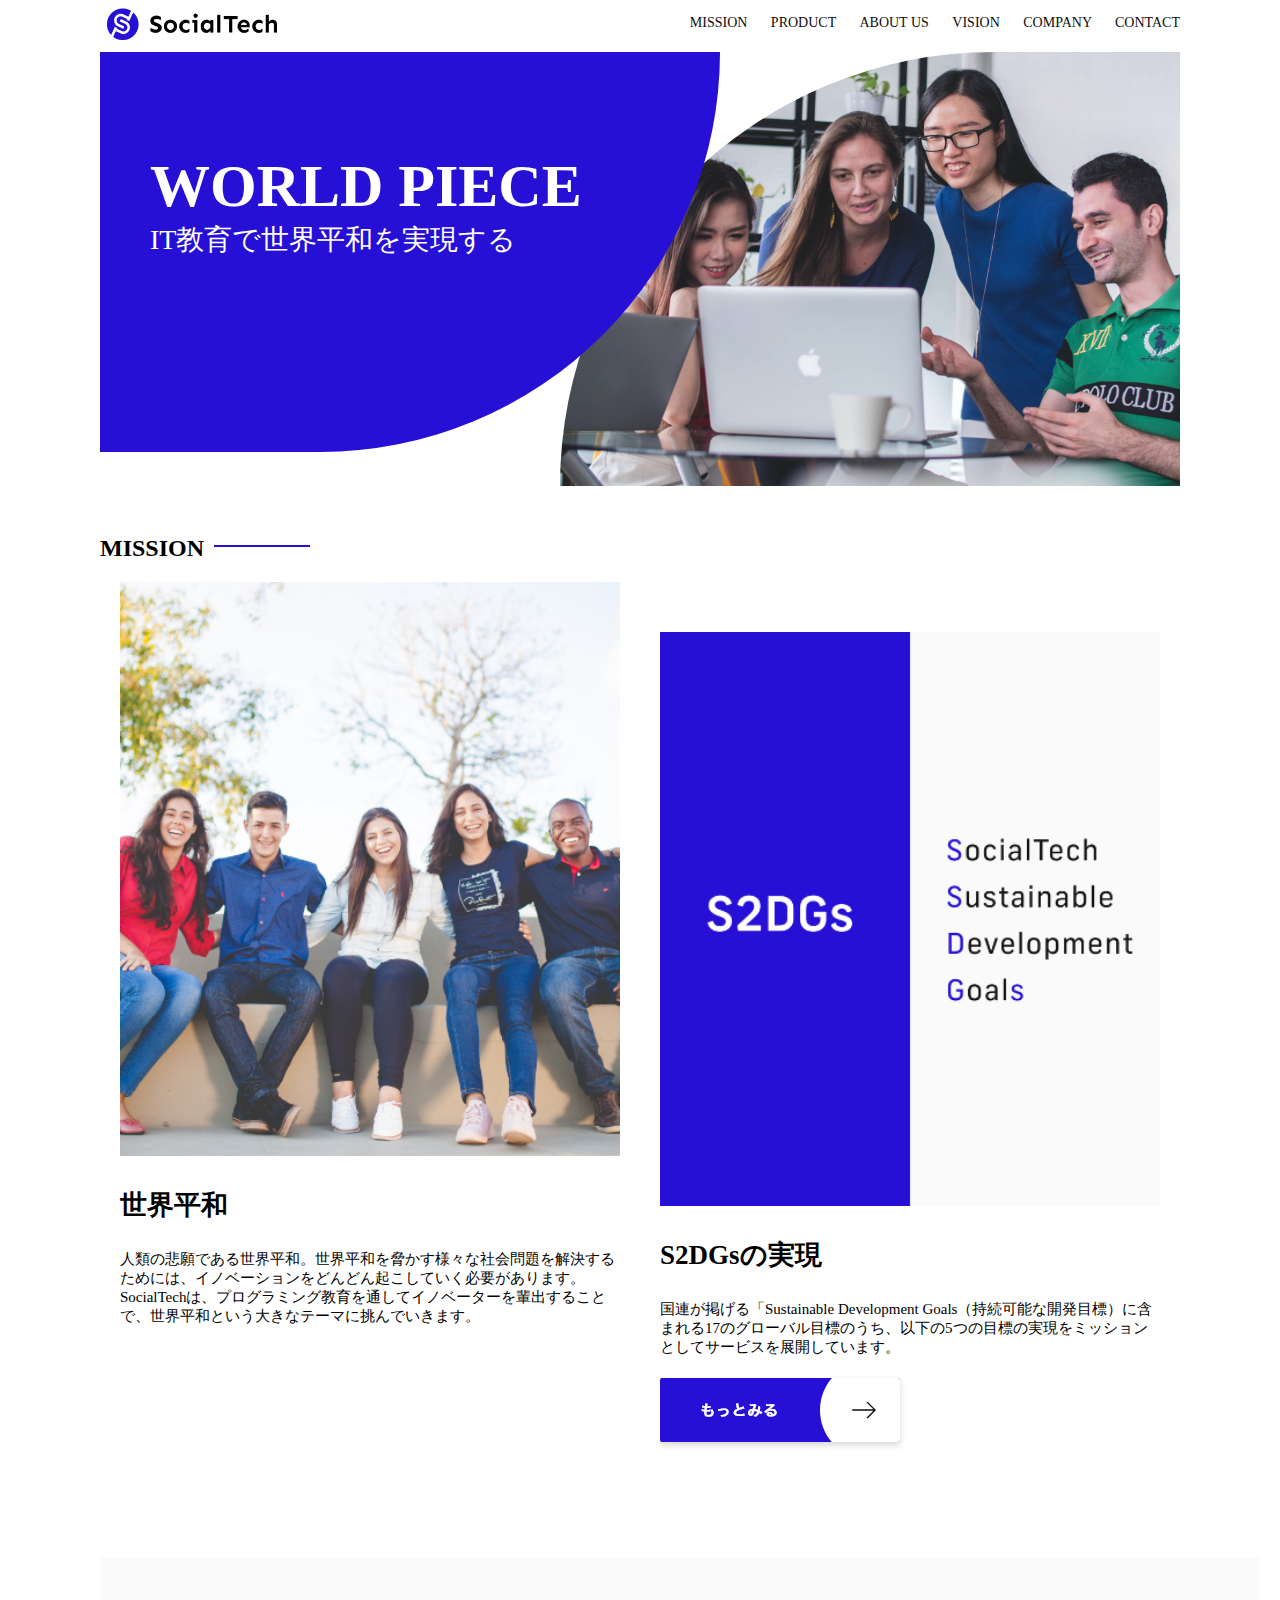
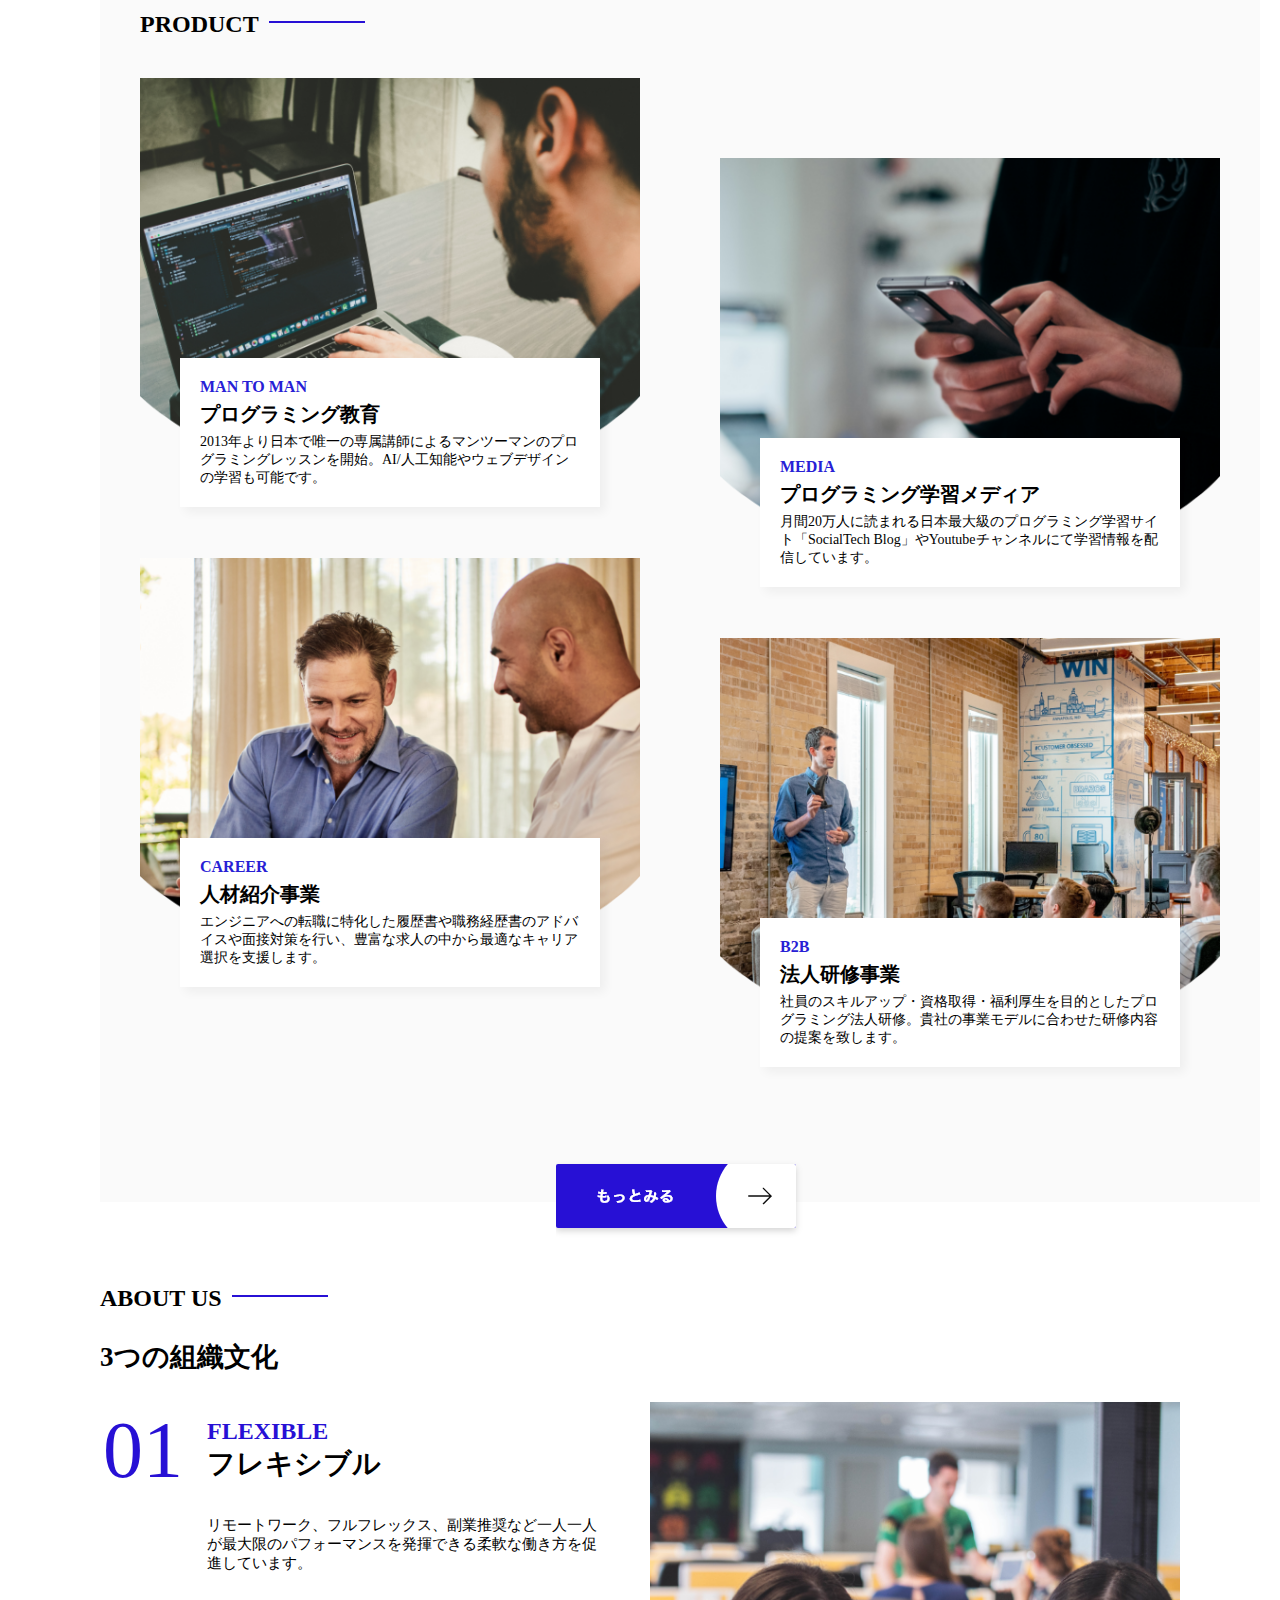
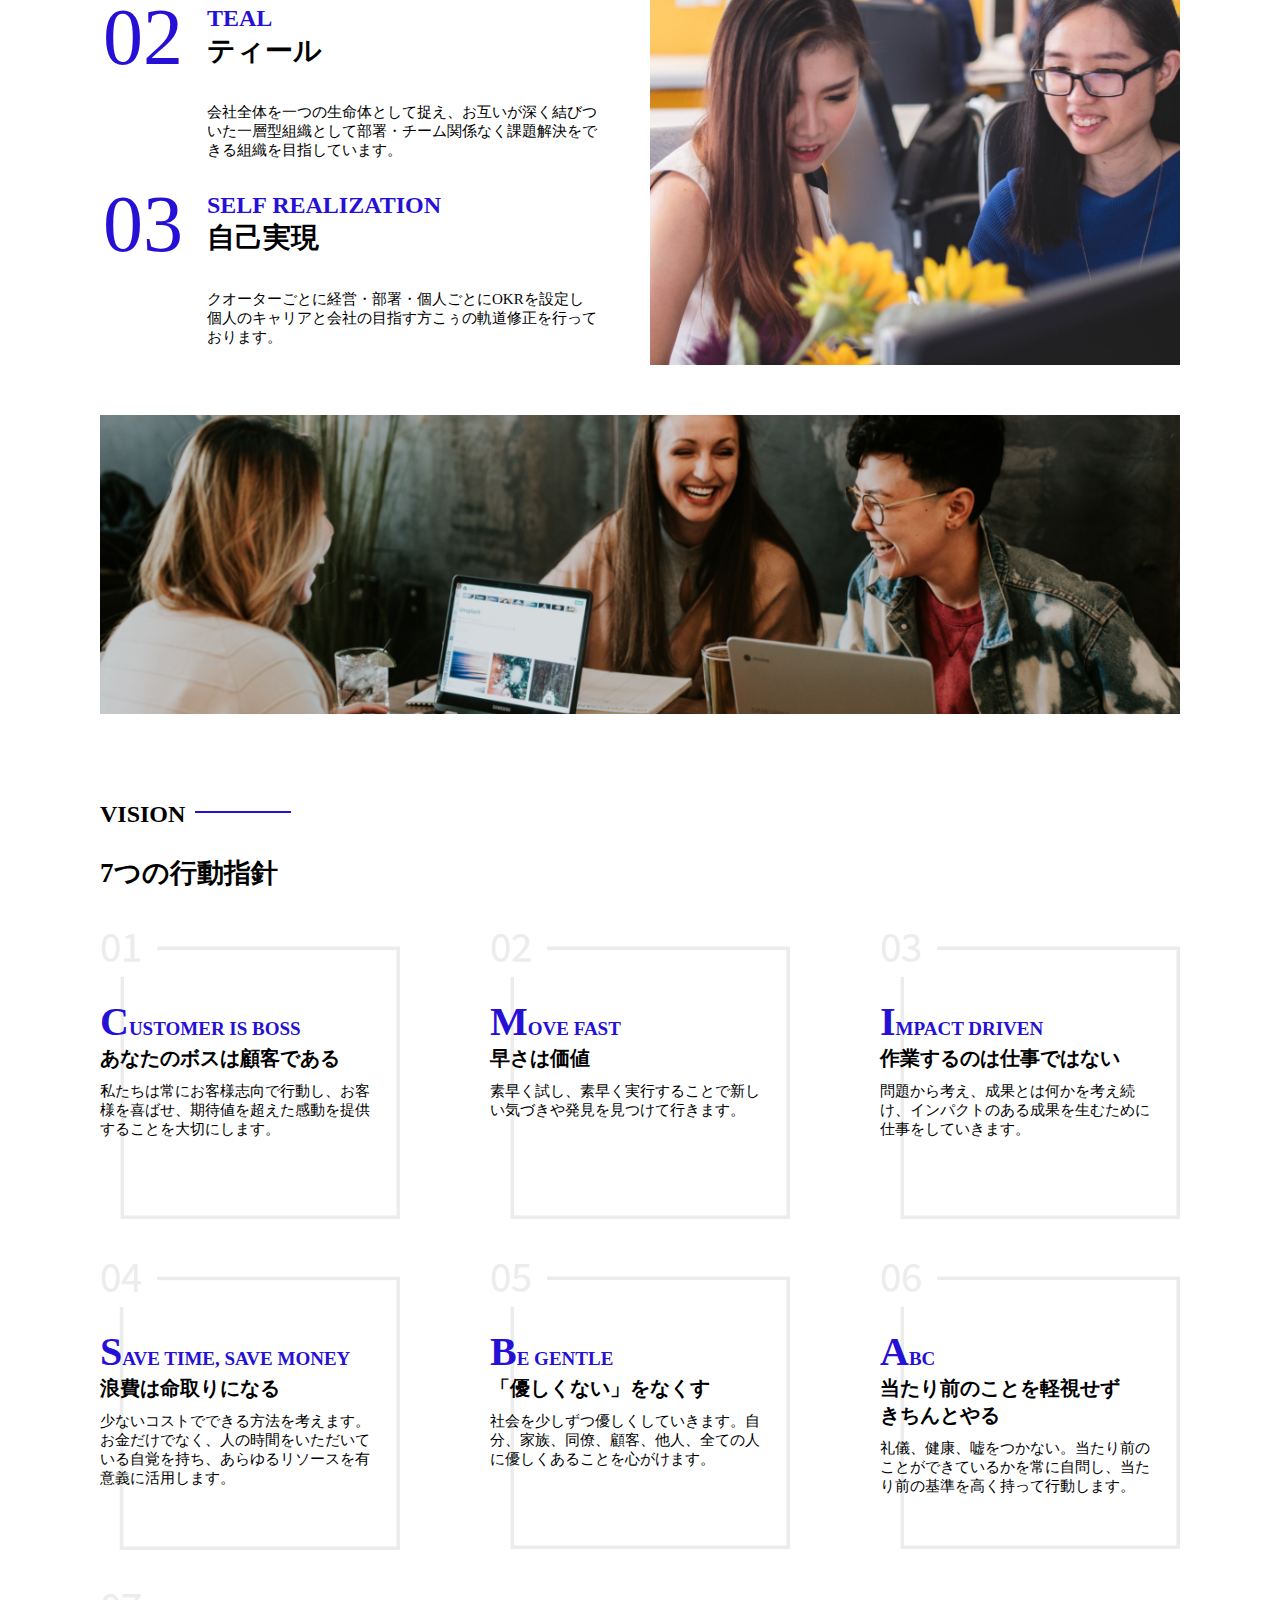
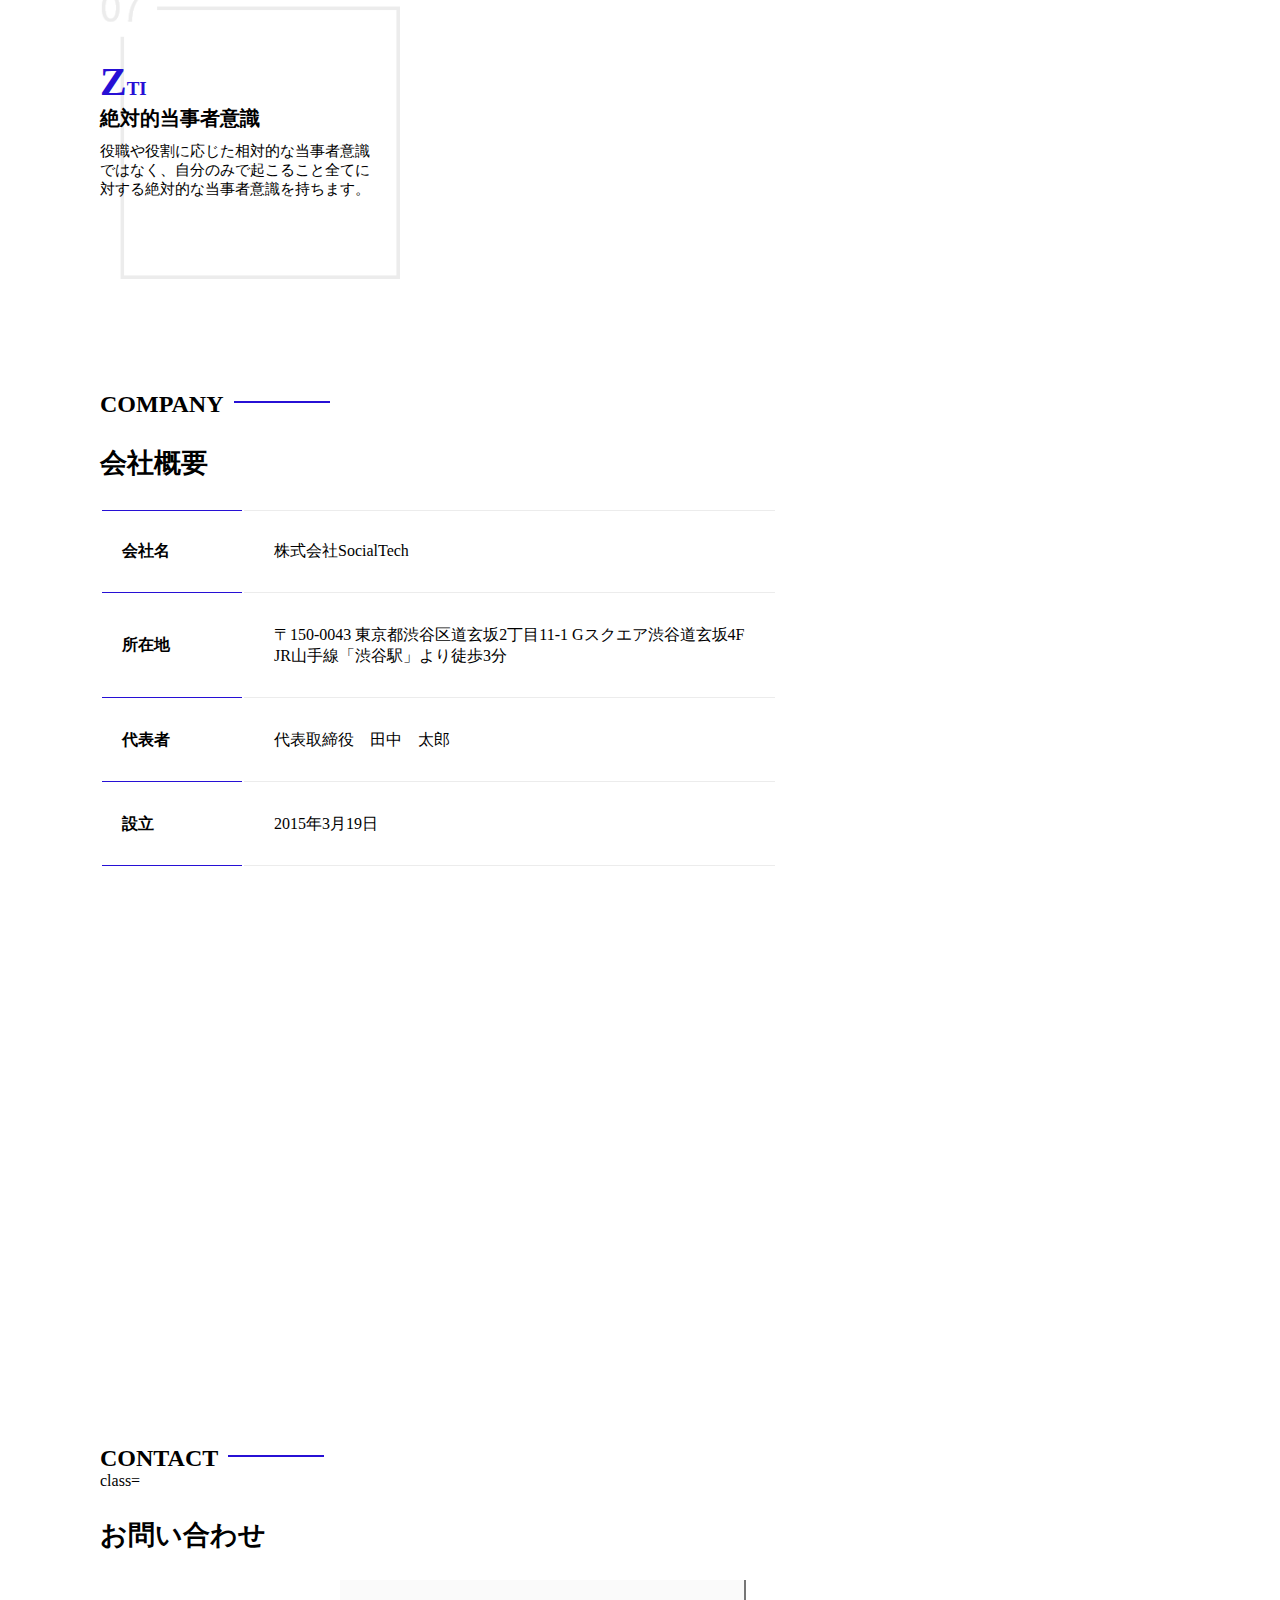
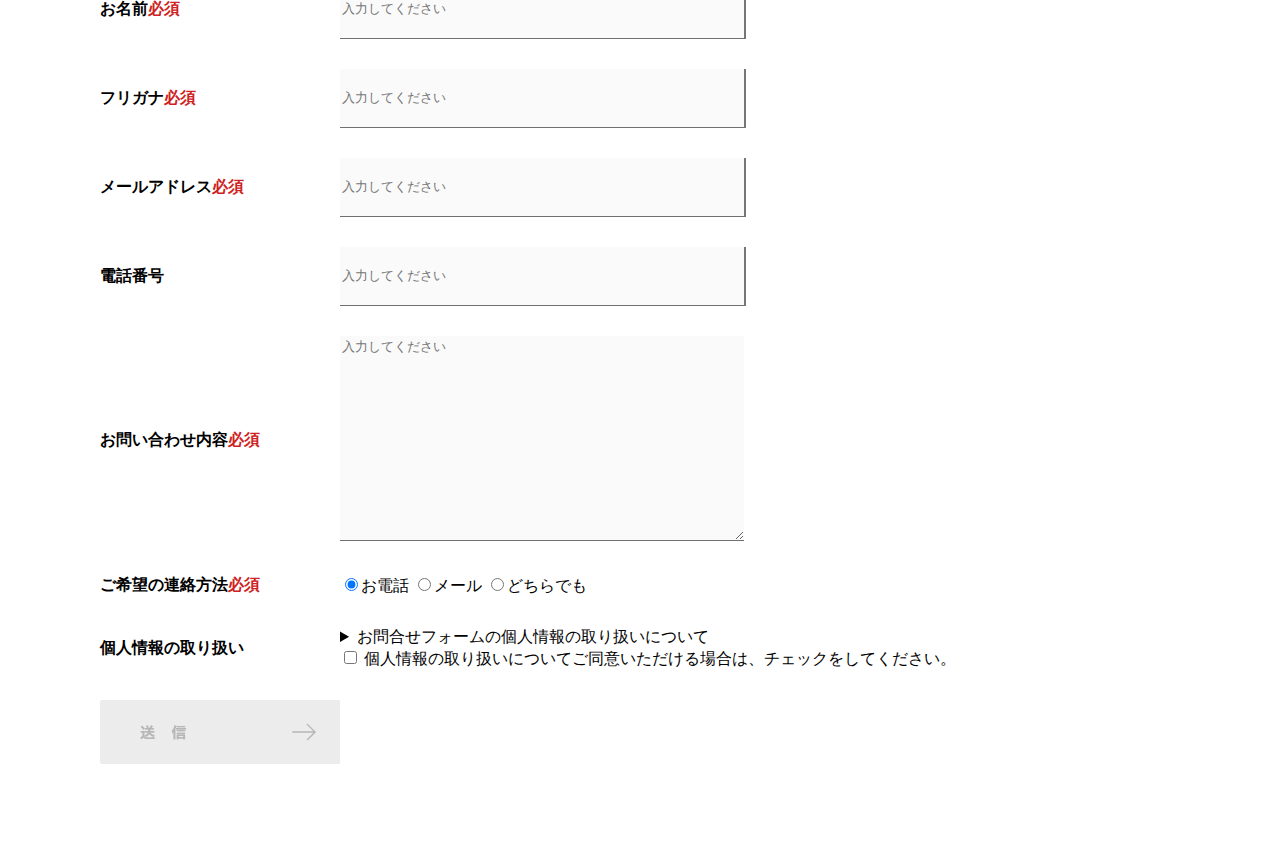
<file: socialtech/index.html>
<!DOCTYPE html>
  <html>
  <head>
    <title>SocialTeck</title>
    <meta charset="UTF-8">
     <meta name="description" content="SocialTechはEdTech業界のリーディングカンパニーを目指します。">
     <meta name="viewport" content="width=device-width, inicial-scale=1.0">
     <link rel="stylesheet" href="style.css">
  </head>


  <!--ここから先はボディ-->
  <body>
    <!--header-->
    <header>
      <!--logo mark-->
      <a href="index.html" id="logo">
        <img src="images/logo.png" alt="Back to Top Page">
      </a>

      <!--Navigation for PC display-->
      <nav id="nav-pc">
        <a href="mission.html">MISSION</a>
        <a href="product.html">PRODUCT</a>
        <a href="index.html#aboutus">ABOUT US</a>
        <a href="index.html#vision">VISION</a>
        <a href="indes.html#company">COMPANY</a>
        <a href="index.html#contact">CONTACT</a>
      </nav>
    </header>
    <main>
      <article>
        <!--Main visual-->
        <section id="main-visual">
          <div id="main-message">
            <h1>WORLD PIECE</h1>
            <p>IT教育で世界平和を実現する</p>
          </div>
          <img src="images/index/index-main.png" alt="PCの周りに集まる多国籍の仲間たち">
        </section>
        
        
        
        <!--Mission-->
        <section id="mission">
          <h2 class="index-h2">MISSION</h2>
          <div id="mission-flex">
            <div>
              <img id="mission-photo" 
              src="images/index/index-mission.png" 
              alt="屋外のベンチで写真を撮影する多国籍の仲間たち">
              <h3>世界平和</h3>
              <p>人類の悲願である世界平和。世界平和を脅かす様々な社会問題を解決するためには、イノベーションをどんどん起こしていく必要があります。SocialTechは、プログラミング教育を通してイノベーターを輩出することで、世界平和という大きなテーマに挑んでいきます。</p>
            </div>
            <div>
              <img id="s2dgs" 
                src="images/index/s2dgs.png" 
                alt="S2DGs">
              <h3>S2DGsの実現</h3>
              <p>国連が掲げる「Sustainable Development Goals（持続可能な開発目標）に含まれる17のグローバル目標のうち、以下の5つの目標の実現をミッションとしてサービスを展開しています。</p>
              <a href="mission.html">
                <img src="images/button-more.png" alt="もっと見る">
              </a>
            </div>
          </div>
        </section>

        <!--Product-->
        <section id="product">
          <h2 class="index-h2">PRODUCT</h2>
          <div>
            <div id="product-left">
              <div>
                <img class="product-photo" 
                  src="images/index/index-mantoman.png" 
                  alt="'PCでコードを書く男性">
                <div class="product-explain">
                  <span>MAN TO MAN</span>
                  <h3>プログラミング教育</h3>
                  <p>2013年より日本で唯一の専属講師によるマンツーマンのプログラミングレッスンを開始。AI/人工知能やウェブデザインの学習も可能です。</p>
                </div>
              </div>
              <div>
                <img class="product-photo" 
                  src="images/index/index-career.png" 
                  alt="笑顔で話し合う2人の男性"
                />
                <div class="product-explain">
                  <span>CAREER</span>
                  <h3>人材紹介事業</h3>
                  <p>エンジニアへの転職に特化した履歴書や職務経歴書のアドバイスや面接対策を行い、豊富な求人の中から最適なキャリア選択を支援します。</p>
                </div>
              </div>
            </div>
            <div id="product-right">
              <div>
                <img class="product-photo" 
                  src="images/index/index-media.png" 
                  alt="スマートフォンを操作する人"
                />
                <div class="product-explain">
                  <span>MEDIA</span>
                  <h3>プログラミング学習メディア</h3>
                  <p>月間20万人に読まれる日本最大級のプログラミング学習サイト「SocialTech Blog」やYoutubeチャンネルにて学習情報を配信しています。</p>
                </div>
              </div>
              <div>
                <img class="product-photo" 
                  src="images/index/index-b2b.png" 
                  alt="講演中の男性とそれを聴く人々"
                />
                <div class="product-explain">
                  <span>B2B</span>
                  <h3>法人研修事業</h3>
                  <p>社員のスキルアップ・資格取得・福利厚生を目的としたプログラミング法人研修。貴社の事業モデルに合わせた研修内容の提案を致します。</p>
                </div>
              </div>
            </div>
          </div>
          <div>
            <a id="product-more" href="product.html">
              <img src="images/button-more.png" alt="もっとみる"/>
            </a>
          </div>
        </section>

      <!--About US-->
      <section id="aboutus">
        <h2 class="index-h2">ABOUT US</h2>
        <h3>3つの組織文化</h3>
        <div>
        <table class="culture-table">
        <tr>
          <td>
            <span class="culture-num">01</span>
          </td>
          <td>
            <span class="culture-en">FLEXIBLE</span>
            <span class="culture-jp">フレキシブル</span>
          </td>
          </tr>
          <tr>
            <td>
              <!--cell blank-->
            </td>
            <td>
              <p class="culture-description">
                リモートワーク、フルフレックス、副業推奨など一人一人が最大限のパフォーマンスを発揮できる柔軟な働き方を促進しています。
              </p>
            </td>
          </tr>
          <tr>
            <td>
              <span class="culture-num">02</span>
            </td>
            <td>
              <span class="culture-en">TEAL</span>
              <span class="culture-jp">ティール</span>
            </td>
          </tr>
          <tr>
            <td>
              <!--cell blank-->
            </td>
            <td>
              <p class="culture-description">
                会社全体を一つの生命体として捉え、お互いが深く結びついた一層型組織として部署・チーム関係なく課題解決をできる組織を目指しています。
              </p>
            </td>
          </tr>
          <tr>
            <td>
              <span class="culture-num">03</span>
            </td>
            <td>
              <span class="culture-en">SELF REALIZATION</span>
              <span class="culture-jp">自己実現</span>
            </td>
          </tr>
          <tr>
            <td>
              <!--cell blank-->
            </td>
            <td>
              <p class="culture-description">クオーターごとに経営・部署・個人ごとにOKRを設定し個人のキャリアと会社の目指す方こぅの軌道修正を行っております。
              </p>
            </td>
          </tr>
      </table>
        <img class="culture-img" src="images/index/index-aboutus1.png" alt="笑顔で話し合う２人の女性">
    </div>
        <img class="culture-img2" src="images/index/index-aboutus2.png" alt="笑顔で話し合う３人の男女">
   </section>

   <!--VISION -->
   <section id="vision">
    <h2 class="index-h2">VISION</h2>
    <h3>7つの行動指針</h3>
    <div>
      <div class="vision-box">
        <img src="images/index/vision-01.png" alt="01">
        <span>
          <h4>CUSTOMER IS BOSS</h4>
          <h5>あなたのボスは顧客である</h5>
          <p>私たちは常にお客様志向で行動し、お客様を喜ばせ、期待値を超えた感動を提供することを大切にします。</p>
        </span>
      </div>
        <div class="vision-box">
          <img src="images/index/vision-02.png" alt="02">
          <span>
            <h4>MOVE FAST</h4>
            <h5>早さは価値</h5>
            <p>素早く試し、素早く実行することで新しい気づきや発見を見つけて行きます。</p>
          </span>
        </div>
        <div class="vision-box">
         <img src="images/index/vision-03.png" alt="03">
          <span>
          <h4>IMPACT DRIVEN</h4>
          <h5>作業するのは仕事ではない</h5>
          <p>問題から考え、成果とは何かを考え続け、インパクトのある成果を生むために仕事をしていきます。</p>
          </span>
        </div>
        <div class="vision-box">
          <img src="images/index/vision-04.png" alt="04">
          <span>
            <h4>SAVE TIME, SAVE MONEY</h4>
            <h5>浪費は命取りになる</h5>
            <p>少ないコストでできる方法を考えます。お金だけでなく、人の時間をいただいている自覚を持ち、あらゆるリソースを有意義に活用します。</p>
          </span>
        </div>
        <div class="vision-box">
          <img src="images/index/vision-05.png" alt="05">
          <span>
            <h4>BE GENTLE</h4>
            <h5>「優しくない」をなくす</h5>
            <p>社会を少しずつ優しくしていきます。自分、家族、同僚、顧客、他人、全ての人に優しくあることを心がけます。</p>
          </span>
        </div>
        <div class="vision-box">
          <img src="images/index/vision-06.png" alt="06">
          <span>
            <h4>ABC</h4>
            <h5>当たり前のことを軽視せず<br>きちんとやる</h5>
            <p>礼儀、健康、嘘をつかない。当たり前のことができているかを常に自問し、当たり前の基準を高く持って行動します。</p>
          </span>
        </div>
        <div class="vision-box">
          <img src="images/index/vision-07.png" alt="07">
          <span>
            <h4>ZTI</h4>
            <h5>絶対的当事者意識</h5>
            <p>役職や役割に応じた相対的な当事者意識ではなく、自分のみで起こること全てに対する絶対的な当事者意識を持ちます。</p>
          </span>
        </div>
      </div>
   </section>

   <!--COMPANYのセクションです-->
  <section id="company">
    <h2 class="index-h2">COMPANY</h2>
    <h3>会社概要</h3>
      <table class="company-table">
        <tr>
          <th class="tableheader-first">会社名</th>
          <td class="cell-first">株式会社SocialTech</td>
        </tr>
        <tr>
          <th class="tableheader">所在地</th>
          <td class="cell">〒150-0043 東京都渋谷区道玄坂2丁目11-1 Gスクエア渋谷道玄坂4F<br>JR山手線「渋谷駅」より徒歩3分</td>
        </tr>
        </tr>
        <tr>
          <th class="tableheader">代表者</td>
          <td class="cell">代表取締役　田中　太郎</td>
        </tr>
        <tr>
          <th class="tableheader">設立</th>
          <td class="cell">2015年3月19日</td>
        </tr>
      </table>
      <iframe 
        src="https://www.google.com/maps/embed?pb=!1m18!1m12!1m3!1d3241.7761317229783!2d139.6936211407904!3d35.65788687270892!2m3!1f0!2f0!3f0!3m2!1i1024!2i768!4f13.1!3m3!1m2!1s0x60188b55ffeee63f%3A0x73330361de4fb84f!2z5pel5pys44CB44CSMTUwLTAwNDMg5p2x5Lqs6YO95riL6LC35Yy66YGT546E5Z2C77yS5LiB55uu77yR77yR4oiSMSBHIDRm!5e0!3m2!1sja!2sus!4v1694497375506!5m2!1sja!2sus" width="600" height="450" style="border:0;" allowfullscreen="" loading="lazy">
      </iframe>
  </section>

  <!--お問合せフォーム-->
    <section id="contact">
      <h2 class="index-h2">CONTACT</h2> class=
      <h3>お問い合わせ</h3>
      <form>
        <div>  
          <div class="contact-heading">
            <label class="contact-label">お名前<span class="contact-span">必須</span></label>
          </div>
          <div>
            <input type="text" placeholder="入力してください" class="contact-textbox">
          </div>
        </div>
        <div>
          <div class="contact-heading">
            <label class="contact-label">フリガナ<span class="contact-span">必須</span></label>
          </div>
          <div>
            <input type="text" placeholder="入力してください" class="contact-textbox">
          </div>
        </div>
        <div>
          <div class="contact-heading">
            <label class="contact-label">メールアドレス<span class="contact-span">必須</span></label>
          </div>
          <div>
            <input type="text" placeholder="入力してください" class="contact-textbox">
          </div>
        </div>
        <div>
          <div class="contact-heading">
            <label class="contact-label">電話番号</label>
          </div>
          <div>
            <input type="text" placeholder="入力してください" class="contact-textbox">
          </div>
        </div>
        <div>
          <div class="contact-heading">
            <label class="contact-label">お問い合わせ内容<span class="contact-span">必須</span></label>
          </div>
          <div>
            <textarea class="contact-textarea" placeholder="入力してください" name="message"></textarea>
          </div>
        </div>
        <div>
          <div class="contact-heading">
            <label class="contact-label">ご希望の連絡方法<span class="contact-span">必須</span></label>
          </div>
          <div>
            <input class="radiobutton" type="radio" value="tel" name="contact" checked><label>お電話</label>
            <input class="radiobutton" type="radio" value="mail" name="contact"><label>メール</label>
            <input class="radiobutton" type="radio" value="both" name="contact"><label>どちらでも</label>
          </div>
        </div>
        <div>
          <div class="contact-heading">
            <label class="contact-label">個人情報の取り扱い</label>
          </div>
          <div>
            <details>
              <summary>お問合せフォームの個人情報の取り扱いについて</summary>
              <div>
                <span>１．組織の名称又は氏名</span><br>
                株式会社SocialTech<br><br>
                <span>２．個人情報保護管理者（若しくはその代理人）の氏名又は職名、所属及び連絡先
                鈴木 一郎 コーポレート部</span><br>
                メールアドレス：support@socialtech.net<br>
                TEL：03-xxxx-xxxx<br>
                <span>３．個人情報の利用目的</span><br>
                ・本サービス及び本サービスに関連する情報の提供又はそれらに関する連絡のため<br>
                ・ユーザーの本人確認のため<br>
                ・当社サービスのご案内のため<br>
                ・当社の商品等の広告または宣伝（電子メールによるものを含むものとします。）<br><br>
                <span>４．個人情報の取り扱い業務の委託</span><br>
                個人情報の取扱業務の全部または一部を外部に業務委託する場合があります。<br>
                その際、弊社は、個人情報を適切に保護できる管理体制を敷き実行していることを条件として<br>
                委託先を厳選したうえで、機密保持契約を委託先と締結し、お客様の個人情報を厳密に管理させます。<br><br>
                <span>５．個人情報の開示等の請求</span><br>
                お客様は、弊社に対してご自身の個人情報の開示等（利用目的の通知、開示、内容の訂正・追加・削除、利用の停止または消去、第三者への提供の停止）に関して、当社問合わせ窓口に申し出ることができます。<br>
                その際、弊社はお客様ご本人を確認させていただいたうえで、合理的な期間内に対応いたします。<br><br>
                なお、個人情報に関する弊社問合わせ先は、次の通りです。<br><br>
                株式会社SocialTech　個人情報問合せ窓口<br>
                〒150-0043　東京都渋谷区道玄坂2丁目11-1 Ｇスクエア渋谷道玄坂 4F<br>
                メールアドレス：support@socialtech.net　TEL：03-xxxx-xxxx<br><br>
                <span>６．個人情報を提供されることの任意性について</span><br><br>
                お客様がご自身の個人情報を弊社に提供されるか否かは、お客様のご判断によりますが、もしご提供されない場合には、適切なサービスが提供できない場合がありますので予めご了承ください。
              </div>
            </details>
            <input type="checkbox" name="agree">
            <span>個人情報の取り扱いについてご同意いただける場合は、チェックをしてください。</span>
          </div>
        </div>
          <input type="image" src="images/button-submit.png" alt="送信する">
      </form>
    </section>
  </article>
</main>
</body>

</html>
</file>
<file: socialtech/style.css>
/*common style between PC and smartphone*/
body {
  font-family: ource Sans Pro", "Hiragino Kaku Gothic ProN", Meiryo, Arial, sans-serif;
  }
  
  p {
    font-size: 15px;
  }
/*style setting for PC display*/
body {
  max-width: 1080px;
  min-width: 960px;
  margin: 0 auto 0 auto;
}

/*header*/
header {
  display: flex;
  justify-content: space-between;
}

#nav-pc {
  text-align: right;
  font-size: 14px;
  padding-top: 15px;
}
#nav-pc > a {
  text-decoration: none;
  margin-left: 20px;
}
#nav-pc > a:link {
  color: #0d0d0d;
}
#nav-pc > a:visited {
  color: #0d0d0d;
}
#nav-pc > a:hover {
  color: #0d0d0d;
  text-decoration: underline;
}
#nav-pc > a:active {
  color: #0d0d0d;
}
#main-visual {
  position: relative;
  height: 400px;
}
#main-message {
  position: absolute;
  top: 0;
  left: 0;
  background-color: #2710d5;
  color: #ffffff;
  border-radius: 0 0 476px 0;
  max-width: 620px;
  height: 100%;
  width: 100%;
  z-index: 11;
}
#main-message > h1 {
  font-size: 60px;
  font-weight: bold;
  margin: 100px 0 0 50px;
}
#main-message > p {
  font-size: 28px;
  margin: 0 0 0 50px;
}

#main-visual > img {
  max-width: 620px;
  border-radius:476px 0 0 0;
  position: absolute;
  top : 0;
  right: 0;
  z-index: 10;
}
/*Headline*/
h2 {
  margin: 40px 0 0 0;
}
h2::after {
  content: url("images/line.png");
  margin-left: 10px;
}
h3 {
  font-size: 27px;
}

/*mission*/
#mission {
  margin: 80px auto 80px auto;
  width: 100%
}
#mission-flex {
  width: 100%;
  display: flex;
}

#mission-flex > div {
  width: 50%;
  margin: 20px;
}

#mission-photo {
  width: 100%;
}
#s2dgs {
  margin-top: 50px;
  width: 100%;
}

/*Product */
#product {
  background-color: #fafafa;
  width: 100%;
  margin: 80px 0 80px 0;
  padding: 10px 40px 0px 40px;
}

/*外枠*/
#product > div {
  margin-top: 40px;
  display: flex;
}

#product-left {
  width: 50%;
  margin-right: 20px;
}

#product-right {
  width: 50%;
  margin-left: 20px;
  margin-top: 80px;
}

/*画像と説明が入る四角枠*/
#product-left > div {
  position: relative;
  height: 480px;
  margin-right: 20px;
}

#product-right >div {
  position: relative;
  height: 480px;
  margin-left: 20px;
}
/*画像*/
.product-photo {
  width: 100%;
}

/*説明文が入る四角枠*/
.product-explain {
  background-color: #ffffff;
  position: absolute;
  left: 0;
  top: 280px;
  margin: 0 40px 0 40px;
  padding: 20px;
  box-shadow: 5px 5px 10px rgba(0, 0, 0, 0.05);
}

/*説明の四角枠内の英語トピック*/
.product-explain > span {
  color: #2720d5;
  font-weight: bold;
  font-size: 16px;
  margin: 0;
}

.product-explain > h3 {
  font-size: 20px;
  margin: 5px 0 5px 0;
}

.product-explain > p {
  font-size: 14px;
  margin: 0;
}

/*もっとみるボタン*/
#product-more {
  margin: 0 auto -42px auto;
}

 /*ABOUT US*/
#aboutus {
  margin: 80px auto;
}
/*３文化Tableと画像を入れる枠*/
#aboutus > div {
  display: flex;
}
.culture-img {
width: 100%;
align-self: flex-start;  
}
.culture-img2 {
  margin-top: 50px;
  width: 100%
}
.culture-table {
  max-width: 500px;
  margin-right: 50px;
}
.culture-num {
  font-size: 80px;
  color: #2710d5;
  margin-right: 20px;
}
.culture-en {
color: #2710d5;
font-weight: bold;
font-size: 24px;
display: block;
}
.culture-jp {
  font-size: 28px;
  font-weight: bold;
}

/*ビジョンのセクションです*/
#vision {
  margin: 80px auto 80px auto;
}

/*ビジョンのセクション外枠*/
#vision > div {
  width: 100%;
  display: flex;
  justify-content: space-between;
  flex-wrap: wrap;
}

/*ビジョンの7つの箱の枠*/
.vision-box {
  width: 300px;
  height: 300px;
  margin-bottom: 30px;
  position: relative;
}

.vision-box > img {
  width: 100%;
  height: auto;
  position: absolute;
  top: 0;
  left: 0;
  z-index: 30; 
}

.vision-box > span {
  position: absolute;
  top: 0;
  left: 0;
  z-index: 31;
  margin-right: 20px;
}
.vision-box > span > h4 {
color: #2710d5;
font-size: 19px;
margin: 80px 0 0 0;
}

.vision-box > span > h4::first-letter {
  font-size: 40px;
}

.vision-box > span > h5 {
  font-size: 20px;
  margin: 0;
}
.vision-box > span > p {
  margin: 10px 0 0 0;
}

#company {
  margin: 80px auto 80px auto;
}
#company-table {
  width: 100%;
}

.tableheader {
  text-align: left;
  padding: 20px;
  border-bottom-color: #2710d5;
  border-bottom-width: 1px;
  border-bottom-style: solid;
  width: 100px;
}
.tableheader-first {
  text-align: left;
  padding: 20px;
  border-bottom-color: #2710d5;
  border-bottom-width: 1px;
  border-bottom-style: solid;
  border-top-color:#2710d5;
  border-top-width: 1px;
  border-top-style: solid;
  width: 100px;
}
.cell {
  padding: 30px;
  border-bottom-color: #ececec;
  border-bottom-width: 1px;
  border-bottom-style: solid;
}
.cell-first {
  padding: 30px;
  border-bottom-color: #ececec;
  border-bottom-width: 1px;
  border-bottom-style: solid;
  border-top-color: #ececec;
  border-top-width: 1px;
  border-top-style: solid;
}

#company > iframe {
  width: 100%;
  height: 368;
  margin-top: 40px;
}

/*お問合せ*/
#contact {
  margin: 80px auto 80px auto;
}
/*フォーム中の各項目の外枠*/
#contact > form > div {
  display: flex;
  flex-direction: row;
  flex-wrap: wrap;
  padding-bottom: 30px;
}
/*フォーム左列の見出し*/
.contact-heading {
  width: 240px;
  align-self: center;
}
.contact-label {
  font-weight: bold;
}
.contact-span {
  color: #ce2222;
  margin-left: 0 0 0 20px;
  font-weight: bold;
}
.contact-textbox {
  border-top: 0;
  border-left: 0;
  border-top: 0;
  border-bottom-width: 1px;
  border-bottom-color: #707070;
  border-bottom-style: solid;
  background-color: #fafafa;
  width: 400px;
  height: 56px;
}
.contact-textarea {
  border-top: 0;
  border-left: 0;
  border-right: 0;
  border-bottom-width: 1px;
  border-bottom-color: #707070;
  border-bottom-style: solid;
  background-color: #fafafa;
  width: 400px;
  height: 200px;
}

*/個人情報の取扱い*/
  details {
  width: 700px;
  }
  details > div {
    background-color: #fafafa;
    padding: 20px;
  }
  details > div > span {
    font-weight: bold;
  }
</file>
